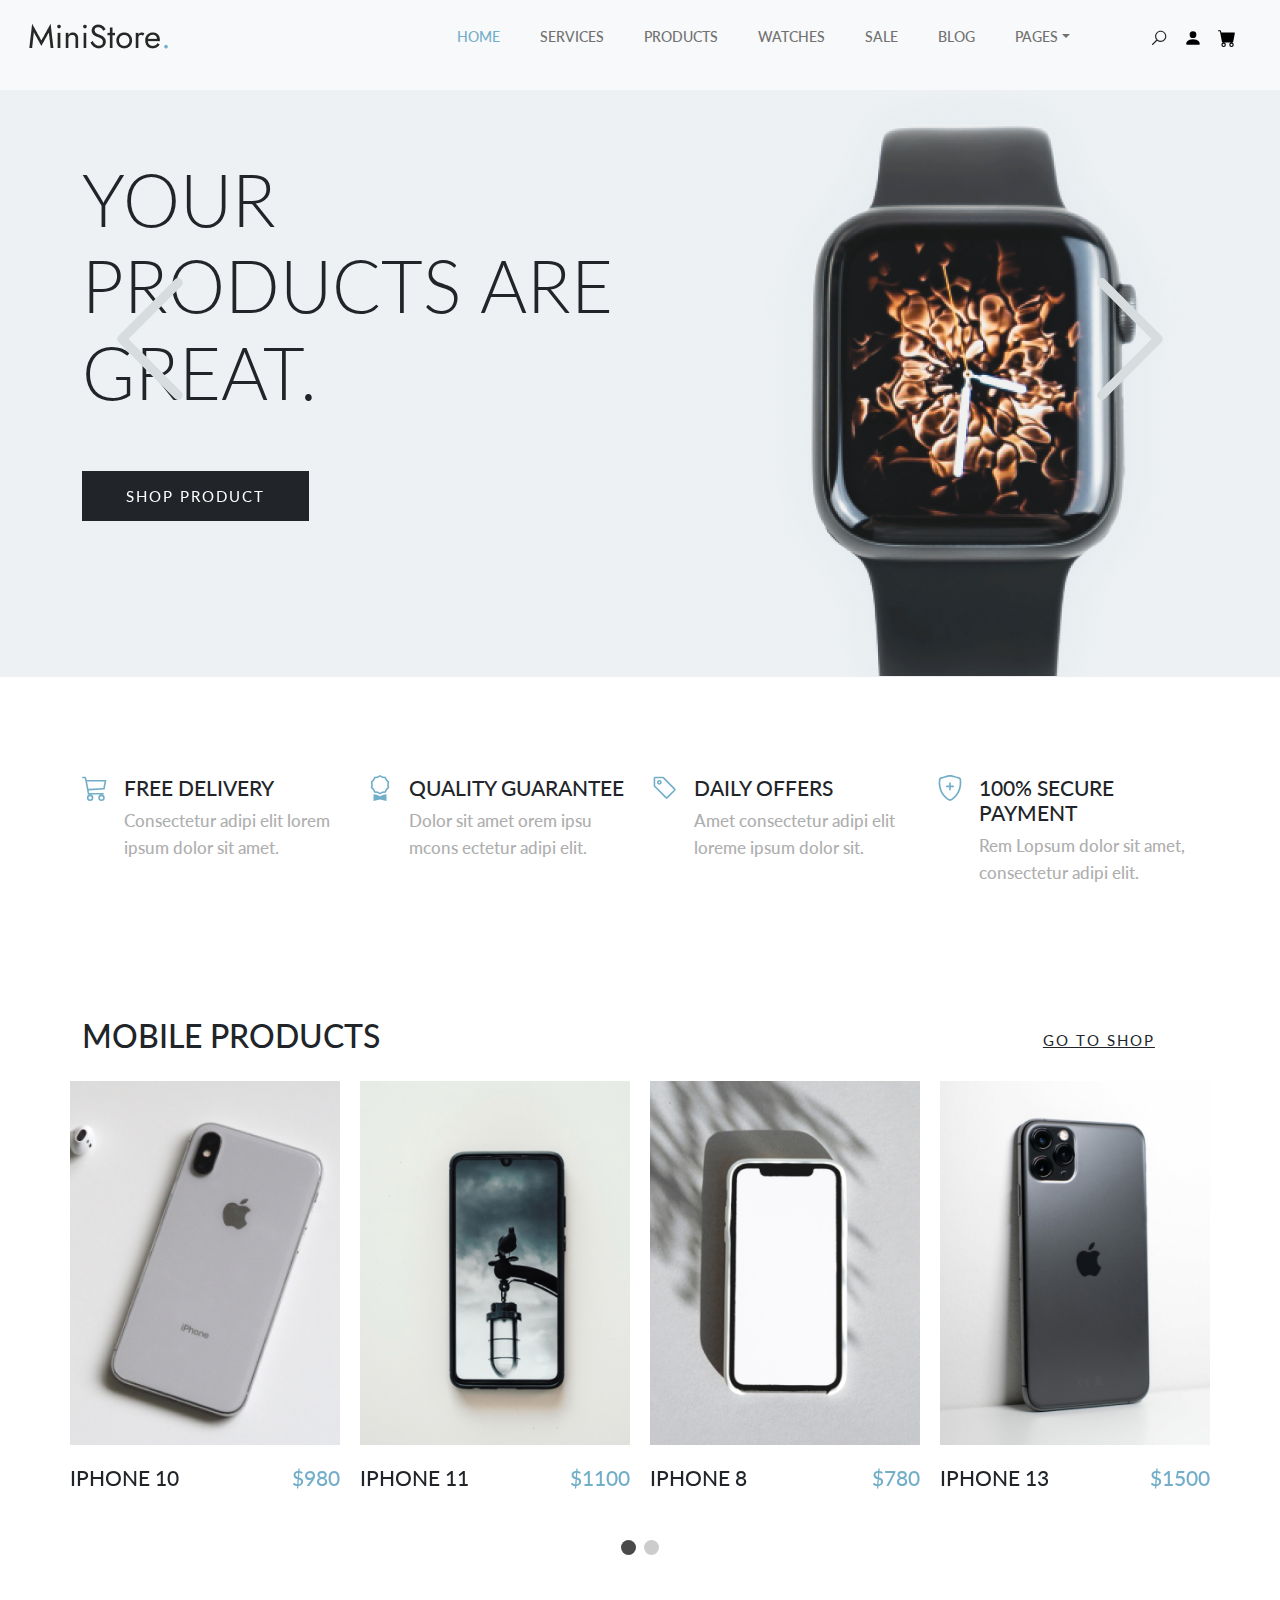
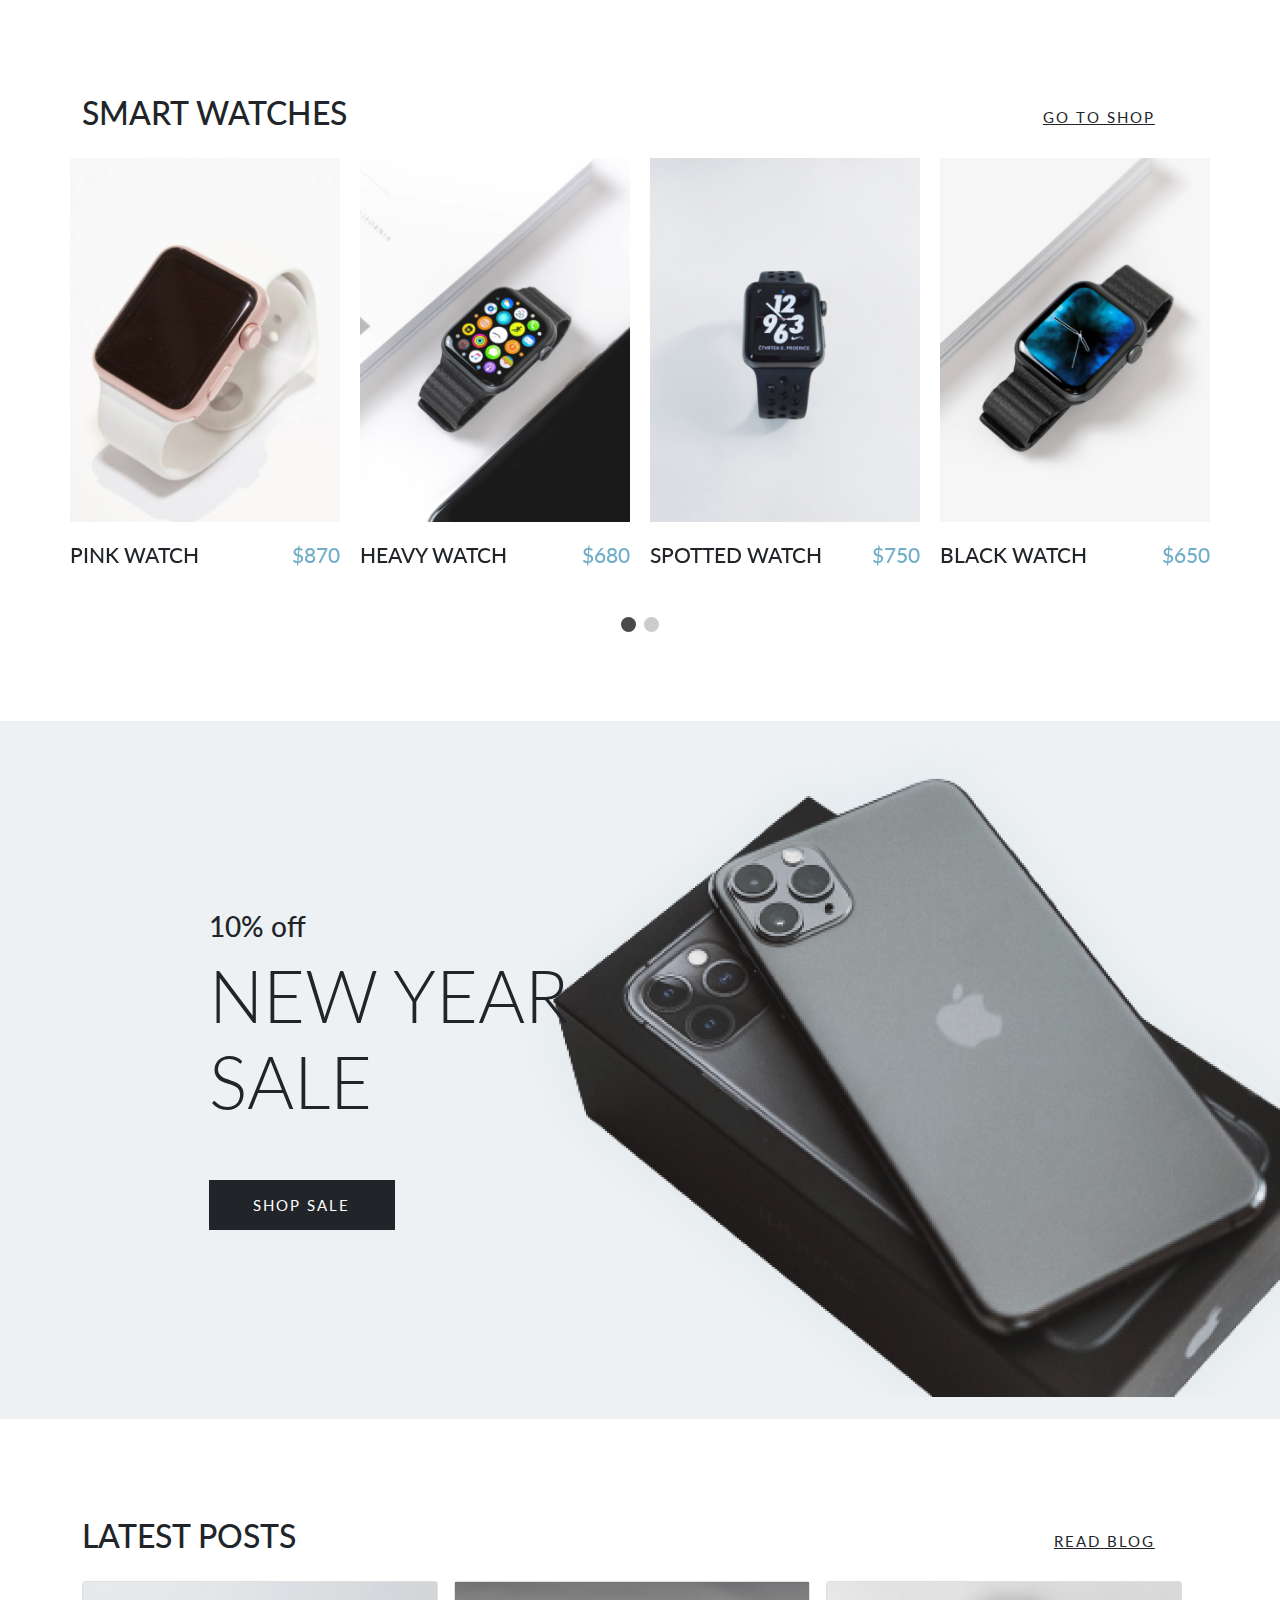
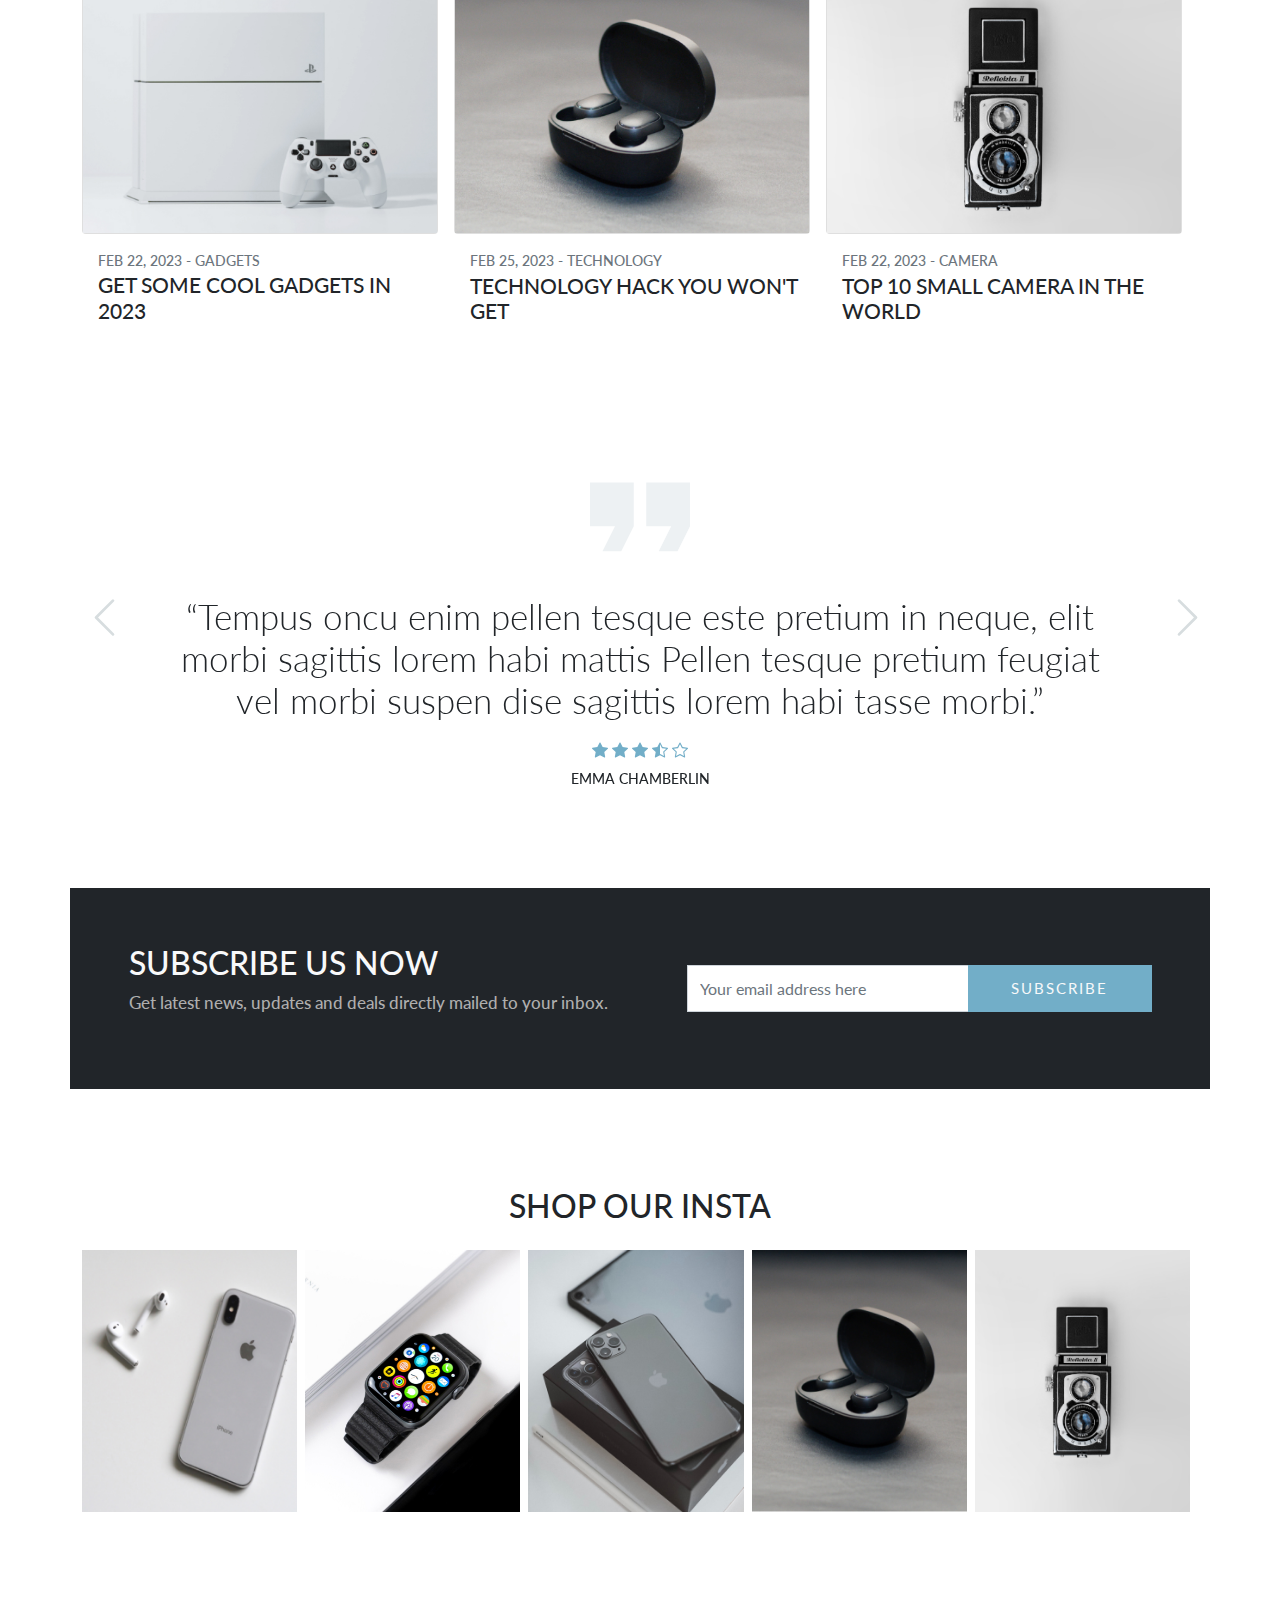
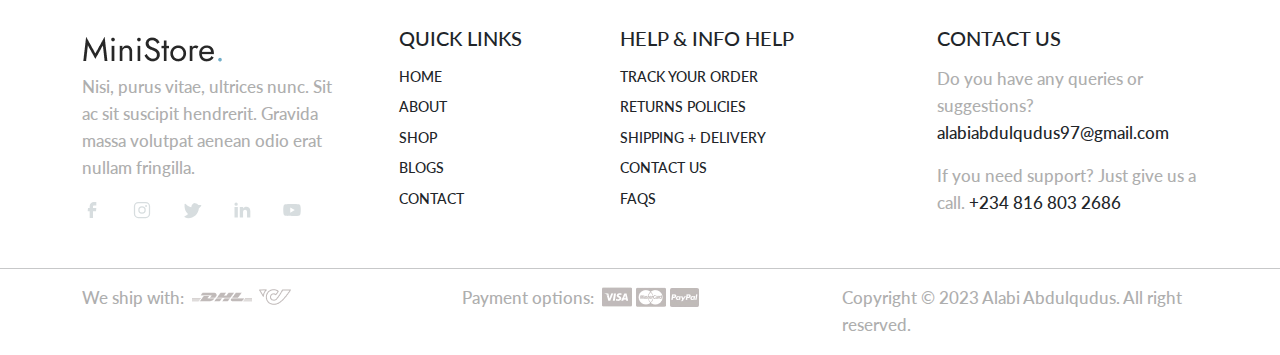
<file: index.html>
<!DOCTYPE html>
<html>
  <head>
    <title>Ministore</title>
    <meta charset="utf-8">
    <meta http-equiv="X-UA-Compatible" content="IE=edge">
    <meta name="viewport" content="width=device-width, initial-scale=1.0">
    <meta name="format-detection" content="telephone=no">
    <meta name="apple-mobile-web-app-capable" content="yes">
    <meta name="author" content="">
    <meta name="keywords" content="">
    <meta name="description" content="">
    <link rel="stylesheet" type="text/css" href="css/bootstrap.min.css">
    <link rel="stylesheet" type="text/css" href="style.css">
    <link rel="stylesheet" href="https://cdn.jsdelivr.net/npm/swiper@9/swiper-bundle.min.css" />
    <link rel="preconnect" href="https://fonts.googleapis.com">
    <link rel="preconnect" href="https://fonts.gstatic.com" crossorigin>
    <link href="https://fonts.googleapis.com/css2?family=Jost:wght@300;400;500&family=Lato:wght@300;400;700&display=swap" rel="stylesheet">
    <!-- script
    ================================================== -->
    <script src="js/modernizr.js"></script>
  </head>
  <body data-bs-spy="scroll" data-bs-target="#navbar" data-bs-root-margin="0px 0px -40%" data-bs-smooth-scroll="true" tabindex="0">
    <svg xmlns="http://www.w3.org/2000/svg" style="display: none;">
      <symbol id="search" xmlns="http://www.w3.org/2000/svg" viewBox="0 0 32 32">
        <title>Search</title>
        <path fill="currentColor" d="M19 3C13.488 3 9 7.488 9 13c0 2.395.84 4.59 2.25 6.313L3.281 27.28l1.439 1.44l7.968-7.969A9.922 9.922 0 0 0 19 23c5.512 0 10-4.488 10-10S24.512 3 19 3zm0 2c4.43 0 8 3.57 8 8s-3.57 8-8 8s-8-3.57-8-8s3.57-8 8-8z" />
      </symbol>
      <symbol xmlns="http://www.w3.org/2000/svg" id="user" viewBox="0 0 16 16">
        <path d="M3 14s-1 0-1-1 1-4 6-4 6 3 6 4-1 1-1 1H3Zm5-6a3 3 0 1 0 0-6 3 3 0 0 0 0 6Z" />
      </symbol>
      <symbol xmlns="http://www.w3.org/2000/svg" id="cart" viewBox="0 0 16 16">
        <path d="M0 1.5A.5.5 0 0 1 .5 1H2a.5.5 0 0 1 .485.379L2.89 3H14.5a.5.5 0 0 1 .491.592l-1.5 8A.5.5 0 0 1 13 12H4a.5.5 0 0 1-.491-.408L2.01 3.607 1.61 2H.5a.5.5 0 0 1-.5-.5zM5 12a2 2 0 1 0 0 4 2 2 0 0 0 0-4zm7 0a2 2 0 1 0 0 4 2 2 0 0 0 0-4zm-7 1a1 1 0 1 1 0 2 1 1 0 0 1 0-2zm7 0a1 1 0 1 1 0 2 1 1 0 0 1 0-2z" />
      </symbol>
      <svg xmlns="http://www.w3.org/2000/svg" id="chevron-left" viewBox="0 0 16 16">
        <path fill-rule="evenodd" d="M11.354 1.646a.5.5 0 0 1 0 .708L5.707 8l5.647 5.646a.5.5 0 0 1-.708.708l-6-6a.5.5 0 0 1 0-.708l6-6a.5.5 0 0 1 .708 0z" />
      </svg>
      <symbol xmlns="http://www.w3.org/2000/svg" id="chevron-right" viewBox="0 0 16 16">
        <path fill-rule="evenodd" d="M4.646 1.646a.5.5 0 0 1 .708 0l6 6a.5.5 0 0 1 0 .708l-6 6a.5.5 0 0 1-.708-.708L10.293 8 4.646 2.354a.5.5 0 0 1 0-.708z" />
      </symbol>
      <symbol xmlns="http://www.w3.org/2000/svg" id="cart-outline" viewBox="0 0 16 16">
        <path d="M0 1.5A.5.5 0 0 1 .5 1H2a.5.5 0 0 1 .485.379L2.89 3H14.5a.5.5 0 0 1 .49.598l-1 5a.5.5 0 0 1-.465.401l-9.397.472L4.415 11H13a.5.5 0 0 1 0 1H4a.5.5 0 0 1-.491-.408L2.01 3.607 1.61 2H.5a.5.5 0 0 1-.5-.5zM3.102 4l.84 4.479 9.144-.459L13.89 4H3.102zM5 12a2 2 0 1 0 0 4 2 2 0 0 0 0-4zm7 0a2 2 0 1 0 0 4 2 2 0 0 0 0-4zm-7 1a1 1 0 1 1 0 2 1 1 0 0 1 0-2zm7 0a1 1 0 1 1 0 2 1 1 0 0 1 0-2z" />
      </symbol>
      <symbol xmlns="http://www.w3.org/2000/svg" id="quality" viewBox="0 0 16 16">
        <path d="M9.669.864 8 0 6.331.864l-1.858.282-.842 1.68-1.337 1.32L2.6 6l-.306 1.854 1.337 1.32.842 1.68 1.858.282L8 12l1.669-.864 1.858-.282.842-1.68 1.337-1.32L13.4 6l.306-1.854-1.337-1.32-.842-1.68L9.669.864zm1.196 1.193.684 1.365 1.086 1.072L12.387 6l.248 1.506-1.086 1.072-.684 1.365-1.51.229L8 10.874l-1.355-.702-1.51-.229-.684-1.365-1.086-1.072L3.614 6l-.25-1.506 1.087-1.072.684-1.365 1.51-.229L8 1.126l1.356.702 1.509.229z" />
        <path d="M4 11.794V16l4-1 4 1v-4.206l-2.018.306L8 13.126 6.018 12.1 4 11.794z" />
      </symbol>
      <symbol xmlns="http://www.w3.org/2000/svg" id="price-tag" viewBox="0 0 16 16">
        <path d="M6 4.5a1.5 1.5 0 1 1-3 0 1.5 1.5 0 0 1 3 0zm-1 0a.5.5 0 1 0-1 0 .5.5 0 0 0 1 0z" />
        <path d="M2 1h4.586a1 1 0 0 1 .707.293l7 7a1 1 0 0 1 0 1.414l-4.586 4.586a1 1 0 0 1-1.414 0l-7-7A1 1 0 0 1 1 6.586V2a1 1 0 0 1 1-1zm0 5.586 7 7L13.586 9l-7-7H2v4.586z" />
      </symbol>
      <symbol xmlns="http://www.w3.org/2000/svg" id="shield-plus" viewBox="0 0 16 16">
        <path d="M5.338 1.59a61.44 61.44 0 0 0-2.837.856.481.481 0 0 0-.328.39c-.554 4.157.726 7.19 2.253 9.188a10.725 10.725 0 0 0 2.287 2.233c.346.244.652.42.893.533.12.057.218.095.293.118a.55.55 0 0 0 .101.025.615.615 0 0 0 .1-.025c.076-.023.174-.061.294-.118.24-.113.547-.29.893-.533a10.726 10.726 0 0 0 2.287-2.233c1.527-1.997 2.807-5.031 2.253-9.188a.48.48 0 0 0-.328-.39c-.651-.213-1.75-.56-2.837-.855C9.552 1.29 8.531 1.067 8 1.067c-.53 0-1.552.223-2.662.524zM5.072.56C6.157.265 7.31 0 8 0s1.843.265 2.928.56c1.11.3 2.229.655 2.887.87a1.54 1.54 0 0 1 1.044 1.262c.596 4.477-.787 7.795-2.465 9.99a11.775 11.775 0 0 1-2.517 2.453 7.159 7.159 0 0 1-1.048.625c-.28.132-.581.24-.829.24s-.548-.108-.829-.24a7.158 7.158 0 0 1-1.048-.625 11.777 11.777 0 0 1-2.517-2.453C1.928 10.487.545 7.169 1.141 2.692A1.54 1.54 0 0 1 2.185 1.43 62.456 62.456 0 0 1 5.072.56z" />
        <path d="M8 4.5a.5.5 0 0 1 .5.5v1.5H10a.5.5 0 0 1 0 1H8.5V9a.5.5 0 0 1-1 0V7.5H6a.5.5 0 0 1 0-1h1.5V5a.5.5 0 0 1 .5-.5z" />
      </symbol>
      <symbol xmlns="http://www.w3.org/2000/svg" id="star-fill" viewBox="0 0 16 16">
        <path d="M3.612 15.443c-.386.198-.824-.149-.746-.592l.83-4.73L.173 6.765c-.329-.314-.158-.888.283-.95l4.898-.696L7.538.792c.197-.39.73-.39.927 0l2.184 4.327 4.898.696c.441.062.612.636.282.95l-3.522 3.356.83 4.73c.078.443-.36.79-.746.592L8 13.187l-4.389 2.256z" />
      </symbol>
      <symbol xmlns="http://www.w3.org/2000/svg" id="star-empty" viewBox="0 0 16 16">
        <path d="M2.866 14.85c-.078.444.36.791.746.593l4.39-2.256 4.389 2.256c.386.198.824-.149.746-.592l-.83-4.73 3.522-3.356c.33-.314.16-.888-.282-.95l-4.898-.696L8.465.792a.513.513 0 0 0-.927 0L5.354 5.12l-4.898.696c-.441.062-.612.636-.283.95l3.523 3.356-.83 4.73zm4.905-2.767-3.686 1.894.694-3.957a.565.565 0 0 0-.163-.505L1.71 6.745l4.052-.576a.525.525 0 0 0 .393-.288L8 2.223l1.847 3.658a.525.525 0 0 0 .393.288l4.052.575-2.906 2.77a.565.565 0 0 0-.163.506l.694 3.957-3.686-1.894a.503.503 0 0 0-.461 0z" />
      </symbol>
      <symbol xmlns="http://www.w3.org/2000/svg" id="star-half" viewBox="0 0 16 16">
        <path d="M5.354 5.119 7.538.792A.516.516 0 0 1 8 .5c.183 0 .366.097.465.292l2.184 4.327 4.898.696A.537.537 0 0 1 16 6.32a.548.548 0 0 1-.17.445l-3.523 3.356.83 4.73c.078.443-.36.79-.746.592L8 13.187l-4.389 2.256a.52.52 0 0 1-.146.05c-.342.06-.668-.254-.6-.642l.83-4.73L.173 6.765a.55.55 0 0 1-.172-.403.58.58 0 0 1 .085-.302.513.513 0 0 1 .37-.245l4.898-.696zM8 12.027a.5.5 0 0 1 .232.056l3.686 1.894-.694-3.957a.565.565 0 0 1 .162-.505l2.907-2.77-4.052-.576a.525.525 0 0 1-.393-.288L8.001 2.223 8 2.226v9.8z" />
      </symbol>
      <symbol xmlns="http://www.w3.org/2000/svg" id="quote" viewBox="0 0 24 24">
        <path fill="currentColor" d="m15 17l2-4h-4V6h7v7l-2 4h-3Zm-9 0l2-4H4V6h7v7l-2 4H6Z" />
      </symbol>
      <symbol xmlns="http://www.w3.org/2000/svg" id="facebook" viewBox="0 0 24 24">
        <path fill="currentColor" d="M9.198 21.5h4v-8.01h3.604l.396-3.98h-4V7.5a1 1 0 0 1 1-1h3v-4h-3a5 5 0 0 0-5 5v2.01h-2l-.396 3.98h2.396v8.01Z" />
      </symbol>
      <symbol xmlns="http://www.w3.org/2000/svg" id="youtube" viewBox="0 0 32 32">
        <path fill="currentColor" d="M29.41 9.26a3.5 3.5 0 0 0-2.47-2.47C24.76 6.2 16 6.2 16 6.2s-8.76 0-10.94.59a3.5 3.5 0 0 0-2.47 2.47A36.13 36.13 0 0 0 2 16a36.13 36.13 0 0 0 .59 6.74a3.5 3.5 0 0 0 2.47 2.47c2.18.59 10.94.59 10.94.59s8.76 0 10.94-.59a3.5 3.5 0 0 0 2.47-2.47A36.13 36.13 0 0 0 30 16a36.13 36.13 0 0 0-.59-6.74ZM13.2 20.2v-8.4l7.27 4.2Z" />
      </symbol>
      <symbol xmlns="http://www.w3.org/2000/svg" id="twitter" viewBox="0 0 256 256">
        <path fill="currentColor" d="m245.66 77.66l-29.9 29.9C209.72 177.58 150.67 232 80 232c-14.52 0-26.49-2.3-35.58-6.84c-7.33-3.67-10.33-7.6-11.08-8.72a8 8 0 0 1 3.85-11.93c.26-.1 24.24-9.31 39.47-26.84a110.93 110.93 0 0 1-21.88-24.2c-12.4-18.41-26.28-50.39-22-98.18a8 8 0 0 1 13.65-4.92c.35.35 33.28 33.1 73.54 43.72V88a47.87 47.87 0 0 1 14.36-34.3A46.87 46.87 0 0 1 168.1 40a48.66 48.66 0 0 1 41.47 24H240a8 8 0 0 1 5.66 13.66Z" />
      </symbol>
      <symbol xmlns="http://www.w3.org/2000/svg" id="instagram" viewBox="0 0 256 256">
        <path fill="currentColor" d="M128 80a48 48 0 1 0 48 48a48.05 48.05 0 0 0-48-48Zm0 80a32 32 0 1 1 32-32a32 32 0 0 1-32 32Zm48-136H80a56.06 56.06 0 0 0-56 56v96a56.06 56.06 0 0 0 56 56h96a56.06 56.06 0 0 0 56-56V80a56.06 56.06 0 0 0-56-56Zm40 152a40 40 0 0 1-40 40H80a40 40 0 0 1-40-40V80a40 40 0 0 1 40-40h96a40 40 0 0 1 40 40ZM192 76a12 12 0 1 1-12-12a12 12 0 0 1 12 12Z" />
      </symbol>
      <symbol xmlns="http://www.w3.org/2000/svg" id="linkedin" viewBox="0 0 24 24">
        <path fill="currentColor" d="M6.94 5a2 2 0 1 1-4-.002a2 2 0 0 1 4 .002zM7 8.48H3V21h4V8.48zm6.32 0H9.34V21h3.94v-6.57c0-3.66 4.77-4 4.77 0V21H22v-7.93c0-6.17-7.06-5.94-8.72-2.91l.04-1.68z" />
      </symbol>
      <symbol xmlns="http://www.w3.org/2000/svg" id="nav-icon" viewBox="0 0 16 16">
        <path d="M14 10.5a.5.5 0 0 0-.5-.5h-3a.5.5 0 0 0 0 1h3a.5.5 0 0 0 .5-.5zm0-3a.5.5 0 0 0-.5-.5h-7a.5.5 0 0 0 0 1h7a.5.5 0 0 0 .5-.5zm0-3a.5.5 0 0 0-.5-.5h-11a.5.5 0 0 0 0 1h11a.5.5 0 0 0 .5-.5z" />
      </symbol>
      <symbol xmlns="http://www.w3.org/2000/svg" id="close" viewBox="0 0 16 16">
        <path d="M2.146 2.854a.5.5 0 1 1 .708-.708L8 7.293l5.146-5.147a.5.5 0 0 1 .708.708L8.707 8l5.147 5.146a.5.5 0 0 1-.708.708L8 8.707l-5.146 5.147a.5.5 0 0 1-.708-.708L7.293 8 2.146 2.854Z" />
      </symbol>
      <symbol xmlns="http://www.w3.org/2000/svg" id="navbar-icon" viewBox="0 0 16 16">
        <path d="M14 10.5a.5.5 0 0 0-.5-.5h-3a.5.5 0 0 0 0 1h3a.5.5 0 0 0 .5-.5zm0-3a.5.5 0 0 0-.5-.5h-7a.5.5 0 0 0 0 1h7a.5.5 0 0 0 .5-.5zm0-3a.5.5 0 0 0-.5-.5h-11a.5.5 0 0 0 0 1h11a.5.5 0 0 0 .5-.5z" />
      </symbol>
    </svg>  

    <div class="search-popup">
        <div class="search-popup-container">

          <form role="search" method="get" class="search-form" action="">
            <input type="search" id="search-form" class="search-field" placeholder="Type and press enter" value="" name="s" />
            <button type="submit" class="search-submit"><svg class="search"><use xlink:href="#search"></use></svg></button>
          </form>

          <h5 class="cat-list-title">Browse Categories</h5>
          
          <ul class="cat-list">
            <li class="cat-list-item">
              <a href="#" title="Mobile Phones">Mobile Phones</a>
            </li>
            <li class="cat-list-item">
              <a href="#" title="Smart Watches">Smart Watches</a>
            </li>
            <li class="cat-list-item">
              <a href="#" title="Headphones">Headphones</a>
            </li>
            <li class="cat-list-item">
              <a href="#" title="Accessories">Accessories</a>
            </li>
            <li class="cat-list-item">
              <a href="#" title="Monitors">Monitors</a>
            </li>
            <li class="cat-list-item">
              <a href="#" title="Speakers">Speakers</a>
            </li>
            <li class="cat-list-item">
              <a href="#" title="Memory Cards">Memory Cards</a>
            </li>
          </ul>

        </div>
    </div>
    
    <header id="header" class="site-header header-scrolled position-fixed text-black bg-light">
      <nav id="header-nav" class="navbar navbar-expand-lg px-3 mb-3">
        <div class="container-fluid">
          <a class="navbar-brand" href="index.html">
            <img src="images/main-logo.png" class="logo">
          </a>
          <button class="navbar-toggler d-flex d-lg-none order-3 p-2" type="button" data-bs-toggle="offcanvas" data-bs-target="#bdNavbar" aria-controls="bdNavbar" aria-expanded="false" aria-label="Toggle navigation">
            <svg class="navbar-icon">
              <use xlink:href="#navbar-icon"></use>
            </svg>
          </button>
          <div class="offcanvas offcanvas-end" tabindex="-1" id="bdNavbar" aria-labelledby="bdNavbarOffcanvasLabel">
            <div class="offcanvas-header px-4 pb-0">
              <a class="navbar-brand" href="index.html">
                <img src="images/main-logo.png" class="logo">
              </a>
              <button type="button" class="btn-close btn-close-black" data-bs-dismiss="offcanvas" aria-label="Close" data-bs-target="#bdNavbar"></button>
            </div>
            <div class="offcanvas-body">
              <ul id="navbar" class="navbar-nav text-uppercase justify-content-end align-items-center flex-grow-1 pe-3">
                <li class="nav-item">
                  <a class="nav-link me-4 active" href="#billboard">Home</a>
                </li>
                <li class="nav-item">
                  <a class="nav-link me-4" href="#company-services">Services</a>
                </li>
                <li class="nav-item">
                  <a class="nav-link me-4" href="#mobile-products">Products</a>
                </li>
                <li class="nav-item">
                  <a class="nav-link me-4" href="#smart-watches">Watches</a>
                </li>
                <li class="nav-item">
                  <a class="nav-link me-4" href="#yearly-sale">Sale</a>
                </li>
                <li class="nav-item">
                  <a class="nav-link me-4" href="#latest-blog">Blog</a>
                </li>
                <li class="nav-item dropdown">
                  <a class="nav-link me-4 dropdown-toggle link-dark" data-bs-toggle="dropdown" href="#" role="button" aria-expanded="false">Pages</a>
                  <ul class="dropdown-menu">
                    <li>
                      <a href="about.html" class="dropdown-item">About</a>
                    </li>
                    <li>
                      <a href="blog.html" class="dropdown-item">Blog</a>
                    </li>
                    <li>
                      <a href="shop.html" class="dropdown-item">Shop</a>
                    </li>
                    <li>
                      <a href="cart.html" class="dropdown-item">Cart</a>
                    </li>
                    <li>
                      <a href="checkout.html" class="dropdown-item">Checkout</a>
                    </li>
                    <li>
                      <a href="single-post.html" class="dropdown-item">Single Post</a>
                    </li>
                    <li>
                      <a href="single-product.html" class="dropdown-item">Single Product</a>
                    </li>
                    <li>
                      <a href="contact.html" class="dropdown-item">Contact</a>
                    </li>
                  </ul>
                </li>
                <li class="nav-item">
                  <div class="user-items ps-5">
                    <ul class="d-flex justify-content-end list-unstyled">
                      <li class="search-item pe-3">
                        <a href="#" class="search-button">
                          <svg class="search">
                            <use xlink:href="#search"></use>
                          </svg>
                        </a>
                      </li>
                      <li class="pe-3">
                        <a href="#">
                          <svg class="user">
                            <use xlink:href="#user"></use>
                          </svg>
                        </a>
                      </li>
                      <li>
                        <a href="cart.html">
                          <svg class="cart">
                            <use xlink:href="#cart"></use>
                          </svg>
                        </a>
                      </li>
                    </ul>
                  </div>
                </li>
              </ul>
            </div>
          </div>
        </div>
      </nav>
    </header>
    <section id="billboard" class="position-relative overflow-hidden bg-light-blue">
      <div class="swiper main-swiper">
        <div class="swiper-wrapper">
          <div class="swiper-slide">
            <div class="container">
              <div class="row d-flex align-items-center">
                <div class="col-md-6">
                  <div class="banner-content">
                    <h1 class="display-2 text-uppercase text-dark pb-5">Your Products Are Great.</h1>
                    <a href="shop.html" class="btn btn-medium btn-dark text-uppercase btn-rounded-none">Shop Product</a>
                  </div>
                </div>
                <div class="col-md-5">
                  <div class="image-holder">
                    <img src="images/banner-image.png" alt="banner">
                  </div>
                </div>
              </div>
            </div>
          </div>
          <div class="swiper-slide">
            <div class="container">
              <div class="row d-flex flex-wrap align-items-center">
                <div class="col-md-6">
                  <div class="banner-content">
                    <h1 class="display-2 text-uppercase text-dark pb-5">Technology Hack You Won't Get</h1>
                    <a href="shop.html" class="btn btn-medium btn-dark text-uppercase btn-rounded-none">Shop Product</a>
                  </div>
                </div>
                <div class="col-md-5">
                  <div class="image-holder">
                    <img src="images/banner-image.png" alt="banner">
                  </div>
                </div>
              </div>
            </div>
          </div>
        </div>
      </div>
      <div class="swiper-icon swiper-arrow swiper-arrow-prev">
        <svg class="chevron-left">
          <use xlink:href="#chevron-left" />
        </svg>
      </div>
      <div class="swiper-icon swiper-arrow swiper-arrow-next">
        <svg class="chevron-right">
          <use xlink:href="#chevron-right" />
        </svg>
      </div>
    </section>
    <section id="company-services" class="padding-large">
      <div class="container">
        <div class="row">
          <div class="col-lg-3 col-md-6 pb-3">
            <div class="icon-box d-flex">
              <div class="icon-box-icon pe-3 pb-3">
                <svg class="cart-outline">
                  <use xlink:href="#cart-outline" />
                </svg>
              </div>
              <div class="icon-box-content">
                <h3 class="card-title text-uppercase text-dark">Free delivery</h3>
                <p>Consectetur adipi elit lorem ipsum dolor sit amet.</p>
              </div>
            </div>
          </div>
          <div class="col-lg-3 col-md-6 pb-3">
            <div class="icon-box d-flex">
              <div class="icon-box-icon pe-3 pb-3">
                <svg class="quality">
                  <use xlink:href="#quality" />
                </svg>
              </div>
              <div class="icon-box-content">
                <h3 class="card-title text-uppercase text-dark">Quality guarantee</h3>
                <p>Dolor sit amet orem ipsu mcons ectetur adipi elit.</p>
              </div>
            </div>
          </div>
          <div class="col-lg-3 col-md-6 pb-3">
            <div class="icon-box d-flex">
              <div class="icon-box-icon pe-3 pb-3">
                <svg class="price-tag">
                  <use xlink:href="#price-tag" />
                </svg>
              </div>
              <div class="icon-box-content">
                <h3 class="card-title text-uppercase text-dark">Daily offers</h3>
                <p>Amet consectetur adipi elit loreme ipsum dolor sit.</p>
              </div>
            </div>
          </div>
          <div class="col-lg-3 col-md-6 pb-3">
            <div class="icon-box d-flex">
              <div class="icon-box-icon pe-3 pb-3">
                <svg class="shield-plus">
                  <use xlink:href="#shield-plus" />
                </svg>
              </div>
              <div class="icon-box-content">
                <h3 class="card-title text-uppercase text-dark">100% secure payment</h3>
                <p>Rem Lopsum dolor sit amet, consectetur adipi elit.</p>
              </div>
            </div>
          </div>
        </div>
      </div>
    </section>
    <section id="mobile-products" class="product-store position-relative padding-large no-padding-top">
      <div class="container">
        <div class="row">
          <div class="display-header d-flex justify-content-between pb-3">
            <h2 class="display-7 text-dark text-uppercase">Mobile Products</h2>
            <div class="btn-right">
              <a href="shop.html" class="btn btn-medium btn-normal text-uppercase">Go to Shop</a>
            </div>
          </div>
          <div class="swiper product-swiper">
            <div class="swiper-wrapper">
              <div class="swiper-slide">
                <div class="product-card position-relative">
                  <div class="image-holder">
                    <img src="images/product-item1.jpg" alt="product-item" class="img-fluid">
                  </div>
                  <div class="cart-concern position-absolute">
                    <div class="cart-button d-flex">
                      <a href="#" class="btn btn-medium btn-black">Add to Cart<svg class="cart-outline"><use xlink:href="#cart-outline"></use></svg></a>
                    </div>
                  </div>
                  <div class="card-detail d-flex justify-content-between align-items-baseline pt-3">
                    <h3 class="card-title text-uppercase">
                      <a href="#">Iphone 10</a>
                    </h3>
                    <span class="item-price text-primary">$980</span>
                  </div>
                </div>
              </div>
              <div class="swiper-slide">
                <div class="product-card position-relative">
                  <div class="image-holder">
                    <img src="images/product-item2.jpg" alt="product-item" class="img-fluid">
                  </div>
                  <div class="cart-concern position-absolute">
                    <div class="cart-button d-flex">
                      <a href="#" class="btn btn-medium btn-black">Add to Cart<svg class="cart-outline"><use xlink:href="#cart-outline"></use></svg></a>
                    </div>
                  </div>
                  <div class="card-detail d-flex justify-content-between align-items-baseline pt-3">
                    <h3 class="card-title text-uppercase">
                      <a href="#">Iphone 11</a>
                    </h3>
                    <span class="item-price text-primary">$1100</span>
                  </div>
                </div>
              </div>
              <div class="swiper-slide">
                <div class="product-card position-relative">
                  <div class="image-holder">
                    <img src="images/product-item3.jpg" alt="product-item" class="img-fluid">
                  </div>
                  <div class="cart-concern position-absolute">
                    <div class="cart-button d-flex">
                      <a href="#" class="btn btn-medium btn-black">Add to Cart<svg class="cart-outline"><use xlink:href="#cart-outline"></use></svg></a>
                    </div>
                  </div>
                  <div class="card-detail d-flex justify-content-between align-items-baseline pt-3">
                    <h3 class="card-title text-uppercase">
                      <a href="#">Iphone 8</a>
                    </h3>
                    <span class="item-price text-primary">$780</span>
                  </div>
                </div>
              </div>
              <div class="swiper-slide">
                <div class="product-card position-relative">
                  <div class="image-holder">
                    <img src="images/product-item4.jpg" alt="product-item" class="img-fluid">
                  </div>
                  <div class="cart-concern position-absolute">
                    <div class="cart-button d-flex">
                      <a href="#" class="btn btn-medium btn-black">Add to Cart<svg class="cart-outline"><use xlink:href="#cart-outline"></use></svg></a>
                    </div>
                  </div>
                  <div class="card-detail d-flex justify-content-between align-items-baseline pt-3">
                    <h3 class="card-title text-uppercase">
                      <a href="#">Iphone 13</a>
                    </h3>
                    <span class="item-price text-primary">$1500</span>
                  </div>
                </div>
              </div>
              <div class="swiper-slide">
                <div class="product-card position-relative">
                  <div class="image-holder">
                    <img src="images/product-item5.jpg" alt="product-item" class="img-fluid">
                  </div>
                  <div class="cart-concern position-absolute">
                    <div class="cart-button d-flex">
                      <a href="#" class="btn btn-medium btn-black">Add to Cart<svg class="cart-outline"><use xlink:href="#cart-outline"></use></svg></a>
                    </div>
                  </div>
                  <div class="card-detail d-flex justify-content-between align-items-baseline pt-3">
                    <h3 class="card-title text-uppercase">
                      <a href="#">Iphone 12</a>
                    </h3>
                    <span class="item-price text-primary">$1300</span>
                  </div>
                </div>
              </div>
            </div>
          </div>
        </div>
      </div>
      <div class="swiper-pagination position-absolute text-center"></div>
    </section>
    <section id="smart-watches" class="product-store padding-large position-relative">
      <div class="container">
        <div class="row">
          <div class="display-header d-flex justify-content-between pb-3">
            <h2 class="display-7 text-dark text-uppercase">Smart Watches</h2>
            <div class="btn-right">
              <a href="shop.html" class="btn btn-medium btn-normal text-uppercase">Go to Shop</a>
            </div>
          </div>
          <div class="swiper product-watch-swiper">
            <div class="swiper-wrapper">
              <div class="swiper-slide">
                <div class="product-card position-relative">
                  <div class="image-holder">
                    <img src="images/product-item6.jpg" alt="product-item" class="img-fluid">
                  </div>
                  <div class="cart-concern position-absolute">
                    <div class="cart-button d-flex">
                      <a href="#" class="btn btn-medium btn-black">Add to Cart<svg class="cart-outline"><use xlink:href="#cart-outline"></use></svg></a>
                    </div>
                  </div>
                  <div class="card-detail d-flex justify-content-between align-items-baseline pt-3">
                    <h3 class="card-title text-uppercase">
                      <a href="#">Pink watch</a>
                    </h3>
                    <span class="item-price text-primary">$870</span>
                  </div>
                </div>
              </div>
              <div class="swiper-slide">
                <div class="product-card position-relative">
                  <div class="image-holder">
                    <img src="images/product-item7.jpg" alt="product-item" class="img-fluid">
                  </div>
                  <div class="cart-concern position-absolute">
                    <div class="cart-button d-flex">
                      <a href="#" class="btn btn-medium btn-black">Add to Cart<svg class="cart-outline"><use xlink:href="#cart-outline"></use></svg></a>
                    </div>
                  </div>
                  <div class="card-detail d-flex justify-content-between align-items-baseline pt-3">
                    <h3 class="card-title text-uppercase">
                      <a href="#">Heavy watch</a>
                    </h3>
                    <span class="item-price text-primary">$680</span>
                  </div>
                </div>
              </div>
              <div class="swiper-slide">
                <div class="product-card position-relative">
                  <div class="image-holder">
                    <img src="images/product-item8.jpg" alt="product-item" class="img-fluid">
                  </div>
                  <div class="cart-concern position-absolute">
                    <div class="cart-button d-flex">
                      <a href="#" class="btn btn-medium btn-black">Add to Cart<svg class="cart-outline"><use xlink:href="#cart-outline"></use></svg></a>
                    </div>
                  </div>
                  <div class="card-detail d-flex justify-content-between align-items-baseline pt-3">
                    <h3 class="card-title text-uppercase">
                      <a href="#">spotted watch</a>
                    </h3>
                    <span class="item-price text-primary">$750</span>
                  </div>
                </div>
              </div>
              <div class="swiper-slide">
                <div class="product-card position-relative">
                  <div class="image-holder">
                    <img src="images/product-item9.jpg" alt="product-item" class="img-fluid">
                  </div>
                  <div class="cart-concern position-absolute">
                    <div class="cart-button d-flex">
                      <a href="#" class="btn btn-medium btn-black">Add to Cart<svg class="cart-outline"><use xlink:href="#cart-outline"></use></svg></a>
                    </div>
                  </div>
                  <div class="card-detail d-flex justify-content-between align-items-baseline pt-3">
                    <h3 class="card-title text-uppercase">
                      <a href="#">black watch</a>
                    </h3>
                    <span class="item-price text-primary">$650</span>
                  </div>
                </div>
              </div>
              <div class="swiper-slide">
                <div class="product-card position-relative">
                  <div class="image-holder">
                    <img src="images/product-item10.jpg" alt="product-item" class="img-fluid">
                  </div>
                  <div class="cart-concern position-absolute">
                    <div class="cart-button d-flex">
                      <a href="#" class="btn btn-medium btn-black">Add to Cart<svg class="cart-outline"><use xlink:href="#cart-outline"></use></svg></a>
                    </div>
                  </div>
                  <div class="card-detail d-flex justify-content-between pt-3">
                    <h3 class="card-title text-uppercase">
                      <a href="#">black watch</a>
                    </h3>
                    <span class="item-price text-primary">$750</span>
                  </div>
                </div>
              </div>
            </div>
          </div>
        </div>
      </div>
      <div class="swiper-pagination position-absolute text-center"></div>
    </section>
    <section id="yearly-sale" class="bg-light-blue overflow-hidden mt-5 padding-xlarge" style="background-image: url('images/single-image1.png');background-position: right; background-repeat: no-repeat;">
      <div class="row d-flex flex-wrap align-items-center">
        <div class="col-md-6 col-sm-12">
          <div class="text-content offset-4 padding-medium">
            <h3>10% off</h3>
            <h2 class="display-2 pb-5 text-uppercase text-dark">New year sale</h2>
            <a href="shop.html" class="btn btn-medium btn-dark text-uppercase btn-rounded-none">Shop Sale</a>
          </div>
        </div>
        <div class="col-md-6 col-sm-12">
          
        </div>
      </div>
    </section>
    <section id="latest-blog" class="padding-large">
      <div class="container">
        <div class="row">
          <div class="display-header d-flex justify-content-between pb-3">
            <h2 class="display-7 text-dark text-uppercase">Latest Posts</h2>
            <div class="btn-right">
              <a href="blog.html" class="btn btn-medium btn-normal text-uppercase">Read Blog</a>
            </div>
          </div>
          <div class="post-grid d-flex flex-wrap justify-content-between">
            <div class="col-lg-4 col-sm-12">
              <div class="card border-none me-3">
                <div class="card-image">
                  <img src="images/post-item1.jpg" alt="" class="img-fluid">
                </div>
              </div>
              <div class="card-body text-uppercase">
                <div class="card-meta text-muted">
                  <span class="meta-date">feb 22, 2023</span>
                  <span class="meta-category">- Gadgets</span>
                </div>
                <h3 class="card-title">
                  <a href="#">Get some cool gadgets in 2023</a>
                </h3>
              </div>
            </div>
            <div class="col-lg-4 col-sm-12">
              <div class="card border-none me-3">
                <div class="card-image">
                  <img src="images/post-item2.jpg" alt="" class="img-fluid">
                </div>
              </div>
              <div class="card-body text-uppercase">
                <div class="card-meta text-muted">
                  <span class="meta-date">feb 25, 2023</span>
                  <span class="meta-category">- Technology</span>
                </div>
                <h3 class="card-title">
                  <a href="#">Technology Hack You Won't Get</a>
                </h3>
              </div>
            </div>
            <div class="col-lg-4 col-sm-12">
              <div class="card border-none me-3">
                <div class="card-image">
                  <img src="images/post-item3.jpg" alt="" class="img-fluid">
                </div>
              </div>
              <div class="card-body text-uppercase">
                <div class="card-meta text-muted">
                  <span class="meta-date">feb 22, 2023</span>
                  <span class="meta-category">- Camera</span>
                </div>
                <h3 class="card-title">
                  <a href="#">Top 10 Small Camera In The World</a>
                </h3>
              </div>
            </div>
          </div>
        </div>
      </div>
    </section>
    <section id="testimonials" class="position-relative">
      <div class="container">
        <div class="row">
          <div class="review-content position-relative">
            <div class="swiper-icon swiper-arrow swiper-arrow-prev position-absolute d-flex align-items-center">
              <svg class="chevron-left">
                <use xlink:href="#chevron-left" />
              </svg>
            </div>
            <div class="swiper testimonial-swiper">
              <div class="quotation text-center">
                <svg class="quote">
                  <use xlink:href="#quote" />
                </svg>
              </div>
              <div class="swiper-wrapper">
                <div class="swiper-slide text-center d-flex justify-content-center">
                  <div class="review-item col-md-10">
                    <i class="icon icon-review"></i>
                    <blockquote>“Tempus oncu enim pellen tesque este pretium in neque, elit morbi sagittis lorem habi mattis Pellen tesque pretium feugiat vel morbi suspen dise sagittis lorem habi tasse morbi.”</blockquote>
                    <div class="rating">
                      <svg class="star star-fill">
                        <use xlink:href="#star-fill"></use>
                      </svg>
                      <svg class="star star-fill">
                        <use xlink:href="#star-fill"></use>
                      </svg>
                      <svg class="star star-fill">
                        <use xlink:href="#star-fill"></use>
                      </svg>
                      <svg class="star star-half">
                        <use xlink:href="#star-half"></use>
                      </svg>
                      <svg class="star star-empty">
                        <use xlink:href="#star-empty"></use>
                      </svg>
                    </div>
                    <div class="author-detail">
                      <div class="name text-dark text-uppercase pt-2">Emma Chamberlin</div>
                    </div>
                  </div>
                </div>
                <div class="swiper-slide text-center d-flex justify-content-center">
                  <div class="review-item col-md-10">
                    <i class="icon icon-review"></i>
                    <blockquote>“A blog is a digital publication that can complement a website or exist independently. A blog may include articles, short posts, listicles, infographics, videos, and other digital content.”</blockquote>
                    <div class="rating">
                      <svg class="star star-fill">
                        <use xlink:href="#star-fill"></use>
                      </svg>
                      <svg class="star star-fill">
                        <use xlink:href="#star-fill"></use>
                      </svg>
                      <svg class="star star-fill">
                        <use xlink:href="#star-fill"></use>
                      </svg>
                      <svg class="star star-half">
                        <use xlink:href="#star-half"></use>
                      </svg>
                      <svg class="star star-empty">
                        <use xlink:href="#star-empty"></use>
                      </svg>
                    </div>
                    <div class="author-detail">
                      <div class="name text-dark text-uppercase pt-2">Jennie Rose</div>
                    </div>
                  </div>
                </div>
              </div>
            </div>
            <div class="swiper-icon swiper-arrow swiper-arrow-next position-absolute d-flex align-items-center">
              <svg class="chevron-right">
                <use xlink:href="#chevron-right" />
              </svg>
            </div>
          </div>
        </div>
      </div>
      <div class="swiper-pagination"></div>
    </section>
    <section id="subscribe" class="container-grid padding-large position-relative overflow-hidden">
      <div class="container">
        <div class="row">
          <div class="subscribe-content bg-dark d-flex flex-wrap justify-content-center align-items-center padding-medium">
            <div class="col-md-6 col-sm-12">
              <div class="display-header pe-3">
                <h2 class="display-7 text-uppercase text-light">Subscribe Us Now</h2>
                <p>Get latest news, updates and deals directly mailed to your inbox.</p>
              </div>
            </div>
            <div class="col-md-5 col-sm-12">
              <form class="subscription-form validate">
                <div class="input-group flex-wrap">
                  <input class="form-control btn-rounded-none" type="email" name="EMAIL" placeholder="Your email address here" required="">
                  <button class="btn btn-medium btn-primary text-uppercase btn-rounded-none" type="submit" name="subscribe">Subscribe</button>
                </div>
              </form>
            </div>
          </div>
        </div>
      </div>
    </section>
    <section id="instagram" class="padding-large overflow-hidden no-padding-top">
      <div class="container">
        <div class="row">
          <div class="display-header text-uppercase text-dark text-center pb-3">
            <h2 class="display-7">Shop Our Insta</h2>
          </div>
          <div class="d-flex flex-wrap">
            <figure class="instagram-item pe-2">
              <a href="https://templatesjungle.com/" class="image-link position-relative">
                <img src="images/insta-item1.jpg" alt="instagram" class="insta-image">
                <div class="icon-overlay position-absolute d-flex justify-content-center">
                  <svg class="instagram">
                    <use xlink:href="#instagram"></use>
                  </svg>
                </div>
              </a>
            </figure>
            <figure class="instagram-item pe-2">
              <a href="https://templatesjungle.com/" class="image-link position-relative">
                <img src="images/insta-item2.jpg" alt="instagram" class="insta-image">
                <div class="icon-overlay position-absolute d-flex justify-content-center">
                  <svg class="instagram">
                    <use xlink:href="#instagram"></use>
                  </svg>
                </div>
              </a>
            </figure>
            <figure class="instagram-item pe-2">
              <a href="https://templatesjungle.com/" class="image-link position-relative">
                <img src="images/insta-item3.jpg" alt="instagram" class="insta-image">
                <div class="icon-overlay position-absolute d-flex justify-content-center">
                  <svg class="instagram">
                    <use xlink:href="#instagram"></use>
                  </svg>
                </div>
              </a>
            </figure>
            <figure class="instagram-item pe-2">
              <a href="https://templatesjungle.com/" class="image-link position-relative">
                <img src="images/insta-item4.jpg" alt="instagram" class="insta-image">
                <div class="icon-overlay position-absolute d-flex justify-content-center">
                  <svg class="instagram">
                    <use xlink:href="#instagram"></use>
                  </svg>
                </div>
              </a>
            </figure>
            <figure class="instagram-item pe-2">
              <a href="https://templatesjungle.com/" class="image-link position-relative">
                <img src="images/insta-item5.jpg" alt="instagram" class="insta-image">
                <div class="icon-overlay position-absolute d-flex justify-content-center">
                  <svg class="instagram">
                    <use xlink:href="#instagram"></use>
                  </svg>
                </div>
              </a>
            </figure>
          </div>
        </div>
      </div>
    </section>
    <footer id="footer" class="overflow-hidden">
      <div class="container">
        <div class="row">
          <div class="footer-top-area">
            <div class="row d-flex flex-wrap justify-content-between">
              <div class="col-lg-3 col-sm-6 pb-3">
                <div class="footer-menu">
                  <img src="images/main-logo.png" alt="logo">
                  <p>Nisi, purus vitae, ultrices nunc. Sit ac sit suscipit hendrerit. Gravida massa volutpat aenean odio erat nullam fringilla.</p>
                  <div class="social-links">
                    <ul class="d-flex list-unstyled">
                      <li>
                        <a href="#">
                          <svg class="facebook">
                            <use xlink:href="#facebook" />
                          </svg>
                        </a>
                      </li>
                      <li>
                        <a href="#">
                          <svg class="instagram">
                            <use xlink:href="#instagram" />
                          </svg>
                        </a>
                      </li>
                      <li>
                        <a href="#">
                          <svg class="twitter">
                            <use xlink:href="#twitter" />
                          </svg>
                        </a>
                      </li>
                      <li>
                        <a href="#">
                          <svg class="linkedin">
                            <use xlink:href="#linkedin" />
                          </svg>
                        </a>
                      </li>
                      <li>
                        <a href="#">
                          <svg class="youtube">
                            <use xlink:href="#youtube" />
                          </svg>
                        </a>
                      </li>
                    </ul>
                  </div>
                </div>
              </div>
              <div class="col-lg-2 col-sm-6 pb-3">
                <div class="footer-menu text-uppercase">
                  <h5 class="widget-title pb-2">Quick Links</h5>
                  <ul class="menu-list list-unstyled text-uppercase">
                    <li class="menu-item pb-2">
                      <a href="#">Home</a>
                    </li>
                    <li class="menu-item pb-2">
                      <a href="#">About</a>
                    </li>
                    <li class="menu-item pb-2">
                      <a href="#">Shop</a>
                    </li>
                    <li class="menu-item pb-2">
                      <a href="#">Blogs</a>
                    </li>
                    <li class="menu-item pb-2">
                      <a href="#">Contact</a>
                    </li>
                  </ul>
                </div>
              </div>
              <div class="col-lg-3 col-sm-6 pb-3">
                <div class="footer-menu text-uppercase">
                  <h5 class="widget-title pb-2">Help & Info Help</h5>
                  <ul class="menu-list list-unstyled">
                    <li class="menu-item pb-2">
                      <a href="#">Track Your Order</a>
                    </li>
                    <li class="menu-item pb-2">
                      <a href="#">Returns Policies</a>
                    </li>
                    <li class="menu-item pb-2">
                      <a href="#">Shipping + Delivery</a>
                    </li>
                    <li class="menu-item pb-2">
                      <a href="#">Contact Us</a>
                    </li>
                    <li class="menu-item pb-2">
                      <a href="#">Faqs</a>
                    </li>
                  </ul>
                </div>
              </div>
              <div class="col-lg-3 col-sm-6 pb-3">
                <div class="footer-menu contact-item">
                  <h5 class="widget-title text-uppercase pb-2">Contact Us</h5>
                  <p>Do you have any queries or suggestions? <a href="mailto:">alabiabdulqudus97@gmail.com</a>
                  </p>
                  <p>If you need support? Just give us a call. <a href="">+234 816 803 2686</a>
                  </p>
                </div>
              </div>
            </div>
          </div>
        </div>
      </div>
      <hr>
    </footer>
    <div id="footer-bottom">
      <div class="container">
        <div class="row d-flex flex-wrap justify-content-between">
          <div class="col-md-4 col-sm-6">
            <div class="Shipping d-flex">
              <p>We ship with:</p>
              <div class="card-wrap ps-2">
                <img src="images/dhl.png" alt="visa">
                <img src="images/shippingcard.png" alt="mastercard">
              </div>
            </div>
          </div>
          <div class="col-md-4 col-sm-6">
            <div class="payment-method d-flex">
              <p>Payment options:</p>
              <div class="card-wrap ps-2">
                <img src="images/visa.jpg" alt="visa">
                <img src="images/mastercard.jpg" alt="mastercard">
                <img src="images/paypal.jpg" alt="paypal">
              </div>
            </div>
          </div>
          <div class="col-md-4 col-sm-6">
            <div class="copyright">
              <p>Copyright © 2023 Alabi Abdulqudus. All right reserved. 
              </p>
            </div>
          </div>
        </div>
      </div>
    </div>
    <script src="js/jquery-1.11.0.min.js"></script>
    <script src="https://cdn.jsdelivr.net/npm/swiper/swiper-bundle.min.js"></script>
    <script type="text/javascript" src="js/bootstrap.bundle.min.js"></script>
    <script type="text/javascript" src="js/plugins.js"></script>
    <script type="text/javascript" src="js/script.js"></script>
  </body>
</html>
</file>
<file: style.css>
/*
Theme Name: Ministore
Theme URI: 
Author: 
Author URI: 
Description: Ministore is specially designed product packaged for Ministore by Moksha.
Version: 
*/

/*--------------------------------------------------------------
This is main CSS file that contains custom style rules used in this template
--------------------------------------------------------------*/

/*------------------------------------*\
    Table of contents
\*------------------------------------*/

/*------------------------------------------------

CSS STRUCTURE:

    
/*--------------------------------------------------------------
/** 1. VARIABLES
--------------------------------------------------------------*/
:root {
  --accent-color:             #717171;
  --white-color:              #fff;
  --black-color:              #000;
  --gray-color:               #F3F3F3;
  --gray-color-300:           #D8D8D8;
  --gray-color-500:           #AEAEAE;
  --gray-color-800:           #3A3A3A;
  --light-gray-color:         #D7DDDF;
  --primary-color:            #72AEC8;
  --bs-primary-rgb:           114,174,200;
  --light-color:              #f8f9fa;
  --dark-color:               #212529;
  --light-blue-color:         #EDF1F3;
  --navbar-color-color:       #131814;
  --swiper-theme-color:       #4A4A4A;
  --swiper-pagination-color:  #4A4A4A;

}

/* on mobile devices below 600px
 */
@media screen and (max-width: 600px) {
    :root {
        --header-height : 100px;
        --header-height-min   : 80px;
    }
}

/* Fonts */
:root {
    --body-font           : "Lato", sans-serif;
    --heading-font        : "Jost", sans-serif;
}

/*----------------------------------------------*/
/* 1 GENERAL TYPOGRAPHY */
/*----------------------------------------------*/

/* 1.1 General Styles
/*----------------------------------------------*/
*, *::before, *::after {
  -webkit-box-sizing: border-box;
  -moz-box-sizing: border-box;
  box-sizing: border-box;
}
html {
  box-sizing: border-box;
}
body {
  font-family: var(--body-font);
  font-size: 14px;
  font-weight: 500;
  line-height: 1.6;
  margin: 0;
}
p {
  font-size: 1.2em;
  color: var(--gray-color-500);
}
ul.inner-list li {
   font-size: 1.2em;
}
a {
  color: var(--dark-color);
  text-decoration: none;
  transition: 0.3s color ease-out;
}
a.light {
  color: var(--light-color);
}
a:hover {
  text-decoration: none;
  color: var(--primary-color);
}

/*------------ Background Color -----------*/
.bg-gray {
    background: var(--gray-color);
}
.bg-dark {
    background: var(--dark-color);
}
.bg-light {
    background: var(--light-color);
}
.bg-light-blue {
    background: var(--light-blue-color);
}

/* - Section Padding
--------------------------------------------------------------*/
.padding-xsmall {
  padding-top: 0.5em;
  padding-bottom: 0.5em;
}
.padding-small {
  padding-top: 2em;
  padding-bottom: 2em;
}
.padding-medium {
  padding-top: 4em;
  padding-bottom: 4em;
}
.padding-large {
  padding-top: 7em;
  padding-bottom: 7em;
}
.padding-xlarge {
  padding-top: 9.5em;
  padding-bottom: 9.5em;
}

/* no padding */
.no-padding-top {
  padding-top: 0 !important;
}
.no-padding-right {
  padding-right: 0 !important;
}
.no-padding-bottom {
  padding-bottom: 0 !important;
}
.no-padding-left {
  padding-left: 0 !important;
}
.no-padding-tb {
  padding-top: 0 !important;
  padding-bottom: 0 !important;
}
.no-padding-lr {
  padding-left: 0 !important;
  padding-right: 0 !important;
}
.no-gutter {
  padding: 0 !important;
}

/* no padding and margin */
.no-padding {
  padding: 0 !important;
}
.no-margin {
  margin: 0 !important;
}

/* - Section margin
--------------------------------------------------------------*/
.margin-small {
  margin-top: 3em;
  margin-bottom: 3em;
}
.margin-medium {
  margin-top: 5em;
  margin-bottom: 5em;
}
.margin-large {
  margin-top: 7em;
  margin-bottom: 7em;
}
.margin-xlarge {
  margin-top: 9em;
  margin-bottom: 9em;
}

@media only screen and (max-width: 768px) {
  .margin-small,
  .margin-medium,
  .margin-large {
    margin-top: 1em;
    margin-bottom: 1em;
  }
}


/* - Section Title
--------------------------------------------------------------*/
h3.card-title,
h3.cart-title {
   font-size: 1.5em;
}

/* - Section width
--------------------------------------------------------------*/
.u-full-width {
    width: 100%;
    border: none;
}

/*--------------------------------------------------------------
/** 2.10 Buttons
--------------------------------------------------------------*/
/* - Button Sizes
------------------------------------------------------------- */
.btn.btn-small {
  padding: 0.8em 1.8em;
  font-size: 0.65em;
}
.btn.btn-medium {
  padding: 0.8em 2.8em;
  font-size: 1.1em;
  letter-spacing: 2px;
}
.btn.btn-large {
  padding: 2.4em 5.1em;
  font-size: 1.8em;
}

/* - Button Shapes
------------------------------------------------------------- */
.btn.btn-rounded,
.btn.btn-rounded::after {
  border-radius: 6px;
}
.btn.btn-pill,
.btn.btn-pill::after {
  border-radius: 2em;
}
/* button outline */
.btn.btn-outline-dark,
.btn.btn-outline-light,
.btn.btn-outline-accent {
  background: transparent;
  text-shadow: none;
  box-shadow: none;
}
.btn.btn-outline-dark:hover::after,
.btn.btn-outline-light:hover::after {
  background-color: transparent;
}
.btn.btn-outline-dark {
  border-color: rgba(0,0,0,1);
  color: var(--dark-color);
}
.btn.btn-outline-dark:hover {
  background: var(--dark-color);
  color: var(--light-color);
}
.btn.btn-outline-light {
  border-color: rgba(255,255,255,0.5);
  color: var(--light-color);
}
.btn.btn-outline-light:hover {
  background: var(--primary-color);
  color: var(--light-color);
  border-color: var(--primary-color);
}
.btn.btn-outline-accent {
  background: transparent;
  border-color: var(--accent-color);
  color: var(--dark-color);
}
.btn.btn-outline-accent:hover {
  border-color: var(--dark-color);
  color: var(--dark-color) !important;
}
.btn.btn-full {
  display: block;
  margin: .85em 0;
  width: 100%;
  letter-spacing: 0.12em;
}

/* no border radius */
.btn-rounded-none,
.btn-rounded-none::after {
  border-radius: 0;
}

/* - Buttons Color Scheme
------------------------------------------------------------- */
.btn.btn-normal {
  text-decoration: underline;
  border: none;
}
.btn.btn-normal:hover {
  text-decoration: none;
}
.btn.btn-accent {
  color: var(--light-color);
  background-color: var(--accent-color);
  border: none;
}
.btn.btn-accent:hover {
  color: var(--light-color) !important;
  background-color: var(--primary-color);
}
.btn.btn-black {
  background-color: var(--dark-color);
  color: var(--light-color);
  border: none;
}
.btn.btn-black:hover {
  background-color: var(--primary-color);
  color: var(--light-color);
}
.btn.btn-light {
  background-color: var(--light-color);
  color: var(--dark-color);
  border: none;
}
.btn.btn-light:hover {
  background-color: var(--primary-color);
  color: var(--light-color);
}
.btn.btn-primary {
  background: var(--primary-color);
  color: var(--light-color);
  border: none;
}
.btn.btn-primary:hover {
  background-color: var(--dark-color);
  color: var(--light-color);
}

/* - Buttons Aligns
------------------------------------------------------------- */
.btn-left {
  text-align: left;
  display: block;
}
.btn-center {
  text-align: center;
  display: block;
}
.btn-right {
  text-align: right;
  display: block;
}

/*----------------------------------------------*/
/* 2 SITE STRUCTURE */
/*----------------------------------------------*/

/* - Search Bar
------------------------------------------------------------- */
.search-box {
    background: var(--gray-color);
    position: relative;
}
.close-button {
    position: absolute;
    top: 20px;
    right: 120px;
    cursor: pointer;
    z-index: 9;
}
.search-box input.search-input {
    font-size: 1.3em;
    width: 70%;
    height: 30px;
    padding: 25px;
    border-radius: 80px;
    border-color: rgb(0 0 0 / 25%);
    background: transparent;
}
.search-box svg {
    width: 22px;
    height: 22px;
    color: var(--primary-color);
}
.search-box svg.search {
    margin-left: -50px;
}


/** Search Form
--------------------------------------------------------------*/
.search-form input[type="search"].search-field {
  border: none;
  background: #f1f1f1;
  width: 100%;
  border-radius: 50px;
  padding: 10px 40px;
}
.search-form input[type="search"].search-field::focus {
  border-color: #af9aaa;
}
.search-form button {
  position: absolute;
  top: 6px;
  right: 9px;
  background: transparent;
  border: none;
}

/** Search Popup
--------------------------------------------------------------*/
.search-popup {
  background-color: #fff;
  position: fixed;
  left: 0;
  top: 0;
  width: 100%;
  height: 100%;
  opacity: 0;
  visibility: hidden;
  z-index: 9999;
  -webkit-transition: opacity 0.3s 0s, visibility 0s 0.3s;
  -moz-transition: opacity 0.3s 0s, visibility 0s 0.3s;
  transition: opacity 0.3s 0s, visibility 0s 0.3s;
}
.search-popup.is-visible {
  opacity: 1;
  visibility: visible;
  cursor: -webkit-image-set(url("data:image/svg+xml;charset=utf8,%3Csvg xmlns='http://www.w3.org/2000/svg' width='20' height='20' viewBox='0 0 20 20'%3E%3Cpath fill='%23FFF' d='M20 1l-1-1-9 9-9-9-1 1 9 9-9 9 1 1 9-9 9 9 1-1-9-9'/%3E%3C/svg%3E") 1x, url("data:image/svg+xml;charset=utf8,%3Csvg xmlns='http://www.w3.org/2000/svg' width='20' height='20' viewBox='0 0 20 20'%3E%3Cpath fill='%23000' d='M20 1l-1-1-9 9-9-9-1 1 9 9-9 9 1 1 9-9 9 9 1-1-9-9'/%3E%3C/svg%3E") 2x), pointer;
  cursor: url("data:image/svg+xml;charset=utf8,%3Csvg xmlns='http://www.w3.org/2000/svg' width='20' height='20' viewBox='0 0 20 20'%3E%3Cpath fill='%23000' d='M20 1l-1-1-9 9-9-9-1 1 9 9-9 9 1 1 9-9 9 9 1-1-9-9'/%3E%3C/svg%3E"), pointer;
  -webkit-transition: opacity 0.3s 0s, visibility 0s 0s;
  -moz-transition: opacity 0.3s 0s, visibility 0s 0s;
  transition: opacity 0.3s 0s, visibility 0s 0s;
}
.search-popup-container {
  background-color: transparent;
  position: relative;
  top: 50%;
  margin: 0 auto;
  padding: 0;
  width: 90%;
  max-width: 800px;
  text-align: center;
  box-shadow: none;
  cursor: default;
  -webkit-transform: translateY(-40px);
  transform: translateY(-40px);
  -webkit-backface-visibility: hidden;
  -webkit-transition-property: -webkit-transform;
  transition-property: transform;
  -webkit-transition-duration: 0.3s;
  transition-duration: 0.3s;
}
.is-visible .search-popup-container {
  -webkit-transform: translateY(-50%);
  transform: translateY(-50%);
}
.search-popup-form {
  position: relative;
  margin: 0 0 3em 0;
}
.search-popup-form .form-control {
  padding: 0 0 .375em 0;
  font-size: 2em;
}
.search-popup-form #search-popup-submit {
  display: none;
}
.search-popup .search-popup-close {
  display: block;
  position: absolute;
  top: 2em;
  right: 2em;
  margin: -0.5em;
  padding: 0.5em;
  line-height: 0;
}
.search-popup .search-popup-close:hover {
  -webkit-transform: rotate(90deg);
  -ms-transform: rotate(90deg);
  transform: rotate(90deg);
}
.search-popup .search-popup-close i {
  display: block;
  position: relative;
  width: 1em;
  height: 1em;
  fill: rgba(0,0,0,0.5);
}
.search-popup .search-popup-close:hover i {
  fill: rgba(0,0,0,1);
}
.search-popup .cat-list-title {
  margin-top: 40px;
  margin-bottom: 10px;
  font-size: 0.6em;
  font-weight: normal;
  text-transform: uppercase;
  letter-spacing: 0.1em;
}
.search-popup .cat-list {
  margin: 0;
  list-style-type: none;
}
.search-popup .cat-list-item {
  display: inline-block;
  margin-bottom: 0;
  letter-spacing: 0.015em;
  font-size: 2em;
}
.search-popup .cat-list-item a {
  position: relative;
}
.search-popup .cat-list-item a::after {
  background: none repeat scroll 0 0 #fff;
  content: "";
  height: 1px;
  border-bottom: 1px solid #ff9697;
  left: 0;
  opacity: 0;
  position: absolute;
  top: 100%;
  width: 100%;
  -webkit-transition: height 0.3s,opacity 0.3s,-webkit-transform 0.3s;
  transition: height 0.3s,opacity 0.3s,transform 0.3s;
  -webkit-transform: translateY(-5px);
  transform: translateY(-5px);
}
.search-popup .cat-list-item a:hover::after {
  height: 1px;
  opacity: 1;
  -webkit-transform: translateY(2px);
  transform: translateY(2px);
}
.search-popup .cat-list-item::after {
  content: "/";
  padding: 0 5px;
  line-height: 1;
  color: rgba(0, 0, 0, 0.5);
  vertical-align: text-top;
}
.search-popup .cat-list-item:last-child::after {
  display: none;
}

@media only screen and (max-width: 991px) {
  .search-popup .cat-list-item,
  .search-popup-form .form-control {
    font-size: 1.425em;
  }
}
@media only screen and (max-width: 767px) {
.search-popup .search-popup-close {
    top: 1em;
    right: 1em;
  }
}
@media only screen and (max-width: 575px) {
  .search-popup .cat-list-item,
  .search-popup-form .form-control {
    font-size: 1.125em;
  }
  .search-popup .search-popup-close {
    top: 1em;
    right: 1em;
  }
}

.search-popup input[type="search"] {
  font-size: 24px;
  height: 60px;
  padding: 26px;
}
.search-popup .search-form button {
  top: 12px;
  right: 15px;
}
.search-popup .search-form button svg {
  height: 28px;
  width: 28px;
}


/* 1. Header
/*----------------------------------------------*/
.site-header {
    position: fixed;
    width: 100%;
    z-index: 10;
    transition: background 0.3s ease-out;
}
.navbar-toggler svg.navbar-icon {
    width: 50px;
    height: 50px;
}
.navbar-nav .nav-item a.nav-link {
    color: var(--accent-color);
}
.navbar-nav .nav-item a.nav-link.active, 
.navbar-nav .nav-item a.nav-link:focus, 
.navbar-nav .nav-item a.nav-link:hover {
    color: var(--primary-color);
}

/*------------ Offcanvas -------------- */
#header-nav .navbar-toggler:focus {
    box-shadow: none;
}
#header-nav .offcanvas.show {
    z-index: 9999;
    background-color: var(--light-blue-color);
}
#header-nav .offcanvas-end {
    width: 500px;
}
.offcanvas.show .nav-item a.nav-link {
    font-size: 2em;
}
.offcanvas.show .offcanvas-body .navbar-nav {
    align-items: unset!important;
    padding-left: 20px;
}

/*------------ Top User Icons -----------*/
.site-header .user-items svg {
    width: 18px;
    height: 18px;
    cursor: pointer;
}

@media only screen and (max-width: 991px) {
  #navbar .user-items {
    display: none;
  }
}


/* 2. Billboard
/*----------------------------------------------*/
/*------------Swiper Arrow -----------*/
#billboard .swiper-arrow {
    position: absolute;
    top: 0;
    bottom: 0;
    z-index: 2;
    display: flex;
    align-items: center;
}
.swiper-icon.swiper-arrow svg {
    fill: var(--light-gray-color);
}
.swiper-icon.swiper-arrow:hover svg,
.swiper-icon.swiper-arrow:focus svg {
    fill: var(--primary-color);
}
#billboard .swiper-arrow.swiper-arrow-prev {
    left: 0;
}
#billboard .swiper-arrow.swiper-arrow-next {
    right: 0;
}

@media only screen and (max-width: 767px) {
  #billboard .banner-content {
      margin-top: 210px;
  }
  #billboard .image-holder {
      margin-top: -390px;
      opacity: 0.3;
  }
  #billboard .swiper-arrow {
      top: 400px;
  }
}

/* 3. Icon Box - Company Services
/*----------------------------------------------*/
.icon-box .icon-box-icon svg {
    width: 26px;
    height: 26px;
    fill: var(--primary-color);
}

@media only screen and (max-width: 991px) {
  #company-services .icon-box {
    flex-wrap: wrap;
  }
}

/* 4. Product
/*----------------------------------------------*/
.product-store .product-card .cart-concern {
    bottom: 75px;
    width: 100%;
    display: flex;
    justify-content: center;
    cursor: pointer;
    text-transform: uppercase;
    transition: all 0.3s ease-out;
    opacity: 0;
}
.product-store .product-card:hover .cart-concern {
    bottom: 90px;
    opacity: 1;
}
.product-card .cart-concern svg {
    width: 16px;
    height: 16px;
    fill: var(--light-color);
    margin-left: 9px;
}
.product-card .card-detail span {
    font-size: 1.5em;
}

@media only screen and (max-width: 575px) {
  .product-store .product-card .card-detail {
      padding: 10px;
  }
}

/*------------Swiper Pagination -----------*/
.product-store .swiper-pagination.swiper-pagination-clickable.swiper-pagination-bullets.swiper-pagination-horizontal {
    bottom: 35px;
}
.swiper-pagination span.swiper-pagination-bullet {
    width: 15px;
    height: 15px;
}

/* 5. Testimonial
/*----------------------------------------------*/
.review-item blockquote {
    font-size: 2.5em;
    font-weight: 300;
    line-height: 1.2;
}
.rating svg.star {
    width: 16px;
    height: 16px;
    fill: var(--primary-color);
}
#testimonials .swiper-arrow svg {
    width: 45px;
    height: 45px;
    fill: var(--light-gray-color);
}
.review-content .swiper-arrow {
    top: 0;
    bottom: 0;
    z-index: 2;
}
.review-content .swiper-arrow.swiper-arrow-next {
    right: 0;
}
.review-content .quotation svg.quote {
    color: var(--light-blue-color);
}

@media only screen and (max-width: 767px) {
  #testimonials blockquote {
      font-size: 2em;
  }
  .review-content .swiper-arrow {
      bottom: -420px;
  }
}

/* 6. Subscribe
/*----------------------------------------------*/
.subscribe-content p {
   color: var(--gray-color-500);
}

@media only screen and (max-width: 1199px) {
  .subscription-form input.form-control,
  .subscription-form button {
      width: 100%;
      margin-bottom: 10px;
  }
}

/* 7. Instagram
/*----------------------------------------------*/
#instagram figure.instagram-item {
    width: 20%;
}
figure.instagram-item img.insta-image {
    width: 100%;
    height: 100%;
    object-fit: cover;
}
.instagram-item .icon-overlay {
    top: 30px;
    left: 0;
    width: 100%;
    height: auto;
    color: var(--light-color);
    opacity: 0;
    transition: 0.9s ease-out;
}
.instagram-item:hover .icon-overlay {
    top: 0;
    opacity: 1;
}
.instagram-item .icon-overlay svg.instagram {
    height: 50px;
}

@media only screen and (max-width: 767px) {
  #instagram figure.instagram-item {
      width: 30%;
  }
}

@media only screen and (max-width: 501px) {
  #instagram figure.instagram-item {
      width: 100%;
  }
}

/* 8. Footer
/*----------------------------------------------*/
/*------------ Social Icon -----------*/
.social-links svg {
    width: 20px;
    height: 20px;
    color: var(--light-gray-color);
}
.social-links svg:hover {
    color: var(--primary-color);
}
.social-links li {
  padding-right: 30px;
}


/* 9. About Us Page
/*----------------------------------------------*/
/*------------ Video Icon -----------*/
.video-item a {
    top: 0;
    right: 0;
    bottom: 0;
    left: 0;
}
.video-item svg.video-player {
    width: 80px;
    height: 80px;
    padding: 19px;
    border-radius: 50%;
}

/* - Shop Page
--------------------------------------------------------------*/
/* ----------- Search Bar -----------*/
.shopify-grid select#input-sort {
    font-size: 1.2em;
    color: var(--dark-grey-color);
    border: none;
    padding: 0;
    text-align: center;
}

/* ----------- SideBar -----------*/
.sidebar input.search-field {
    width: 290px;
    height: 50px;
    box-shadow: 5px 5px 15px 5px #eee;
    border: 1px solid #eee;
    padding-left: 20px;
    outline-offset: 0;
}
.sidebar .search-icon {
    padding: 14px;
}
.sidebar svg.search {
    width: 20px;
    height: 20px;
}
.sidebar h5.widget-title {
    font-size: 1.4em;
    margin-bottom: 15px;
}
.sidebar .sidebar-list li {
    font-size: 1.2em;
}
.sidebar .sidebar-list li a {
    color: var(--dark-30);
}
.sidebar .sidebar-list li a:hover {
    color: var(--primary-color);
}

@media only screen and (max-width: 991px) {
  .widget-search-bar form {
      flex-wrap: wrap;
  }
}

/* ----------- Pagination -----------*/
.paging-navigation .pagination .page-numbers {
    font-size: 1.4em;
    color: var(--gray-color-500);
}
.paging-navigation .pagination .page-numbers:hover {
    color: var(--primary-color);
}
.paging-navigation .pagination svg {
    width: 35px;
}


/* 10. Single Product Page
/*----------------------------------------------*/
/*------------ Product Info -----------*/
.product-info .rating svg.star-fill {
    fill: var(--dark-color);
}
.product-info .select-list li.select-item {
    font-size: 1.2em;
}
.product-quantity .input-group {
  width: 140px;
  gap: 2px;
}
.product-quantity #quantity {
  height: auto;
  width: 20px;
  border: none;
  margin: 0;
  padding: 0;
}
.product-quantity #quantity,
.product-quantity .btn-number {
  width: 40px;
  height: 40px;
  text-align: center;
  background: #FFFFFF;
  border: 1px solid #E2E2E2;
  border-radius: 6px;
  color: #222;
  padding: 0;
}
.single-product .cart-wrap h4.item-title {
    font-size: 1.5em;
}
.single-product .product-quantity .stock-number {
    font-size: 1.2em;
}
.meta-product h4.item-title {
    font-size: 1.2em;
}

/*------------ Product Info Tabs -----------*/
.product-info-tabs .tabs-listing button {
    font-size: 2em;
    color: var(--dark-color);
}
.product-info-tabs .nav-tabs .nav-link {
    border: none;
}
.product-info-tabs .nav-tabs .nav-item.show .nav-link, 
.product-info-tabs .nav-tabs .nav-link.active {
    color: var(--primary-color);
}


@media only screen and (max-width: 991px) {
  .product-info-tabs .tabs-listing button {
      font-size: 1.2em;
      padding-right: 20px!important;
  }
}


/* 10. Cart Page
-----------------------------------------------------*/
.shopify-cart .card-price .money {
    font-size: 1.5em;
}
.shopify-cart .total-price .money {
    font-size: 2.9em;
}
.total-price .cart-totals {
    font-size: 1.5em;
}
.shopify-cart .table th {
    width: 30%;
}


/* 11. Checkout Page
--------------------------------------------------------------*/
.list-group-item span {
    font-size: 1.2em;
}


/* 12. Blog Page
--------------------------------------------------------------*/
/*------------ Sidebar -----------*/
.sidebar-post-item h4.card-title {
    font-size: 1.2em;
}

/* 13. Sibgle Post Page
--------------------------------------------------------------*/
#single-post-navigation .post-navigation span.page-nav-title {
    font-size: 1.5em;
}
.post-navigation svg {
    width: 30px;
    height: 45px;
}
.post-navigation:hover svg,
.post-navigation:focus svg {
    fill: var(--primary-color);
}
</file>
